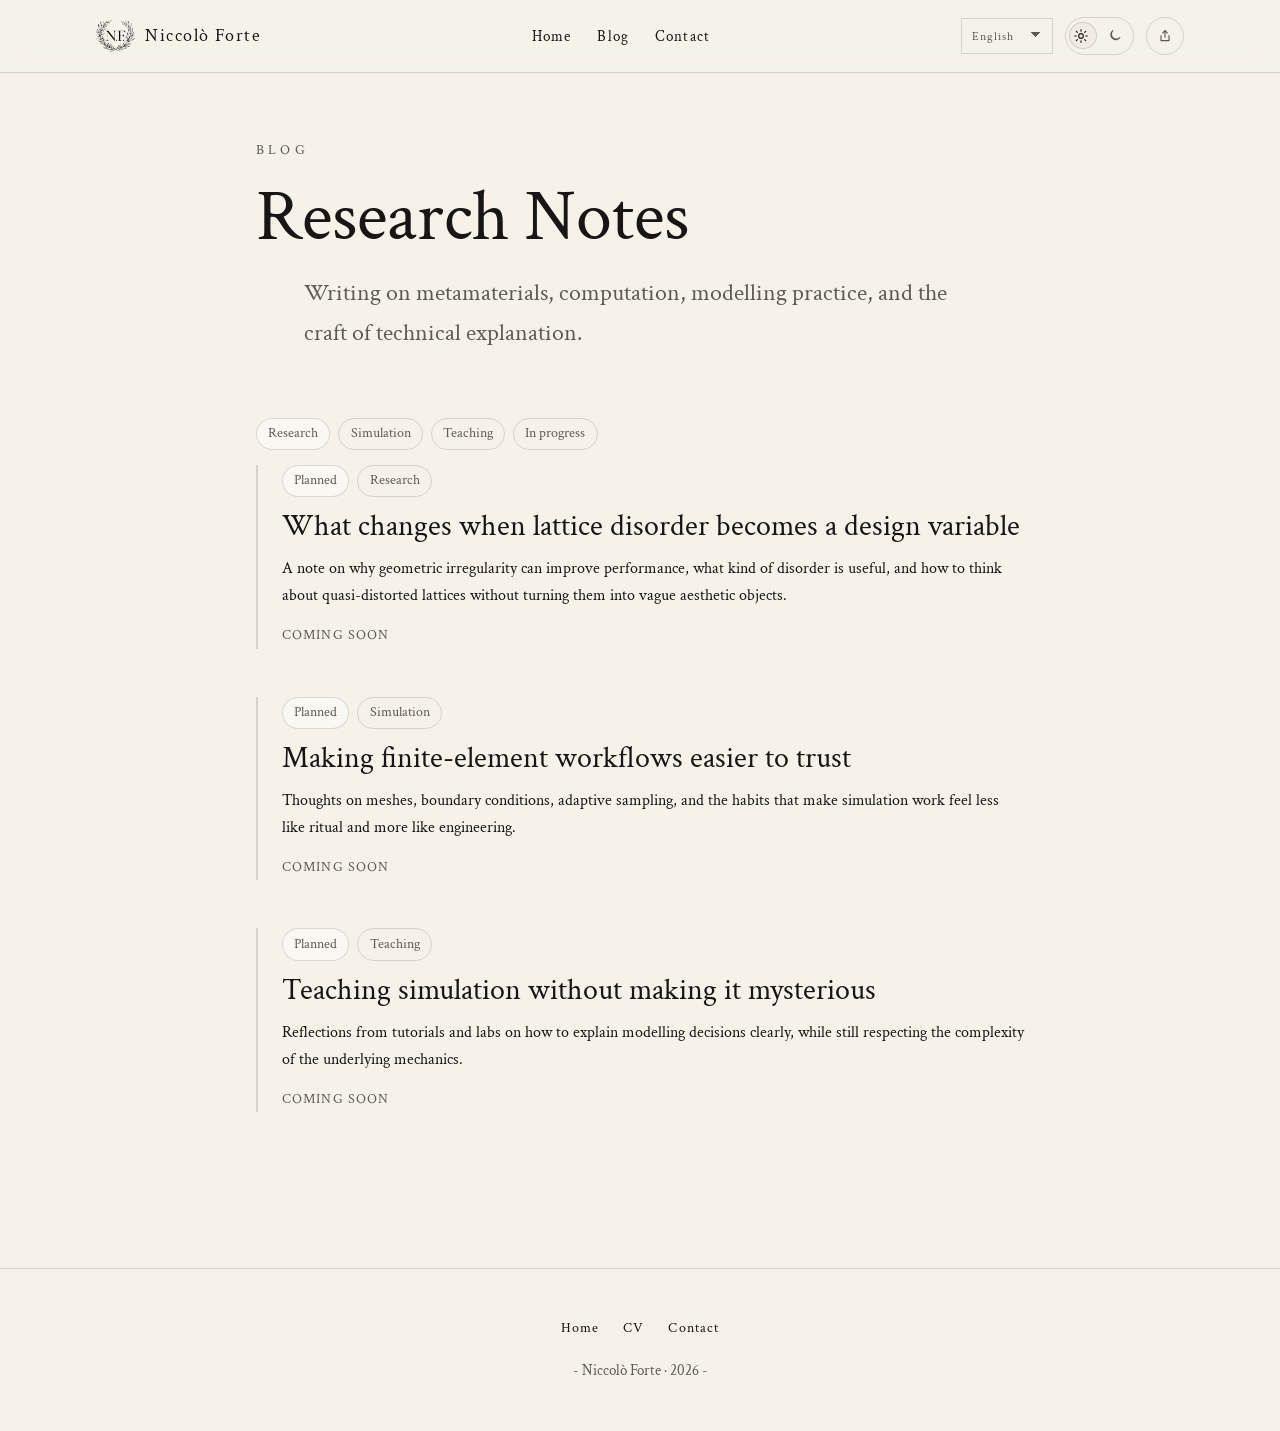
<file: blog.html>
<!DOCTYPE html>
<html lang="en">
  <head>
    <meta charset="UTF-8" />
    <meta name="viewport" content="width=device-width, initial-scale=1.0" />
    <title>Niccolò Forte | Blog</title>
    <meta
      name="description"
      content="Writing by Niccolò Forte on lattice metamaterials, simulation workflows, engineering judgement, and technical teaching."
    />
    <meta name="theme-color" content="#f6f2ea" />
    <link rel="alternate" hreflang="en" href="https://niccoloforte.com/blog.html" />
    <link rel="alternate" hreflang="it" href="https://niccoloforte.com/blog.html?lang=it" />
    <link rel="preconnect" href="https://fonts.googleapis.com" />
    <link rel="preconnect" href="https://fonts.gstatic.com" crossorigin />
    <link
      href="https://fonts.googleapis.com/css2?family=Crimson+Text:wght@400;600;700&display=swap"
      rel="stylesheet"
    />
    <link rel="icon" id="siteFavicon" type="image/png" href="favicon.png" />
    <link rel="stylesheet" href="style.css" />
  </head>
  <body data-page="blog">
    <header class="site-header">
      <div class="frame nav-frame">
        <a class="site-name" href="index.html">
          <img class="site-mark" src="favicon.png" alt="" aria-hidden="true" />
          <span>Niccolò Forte</span>
        </a>

        <button
          class="nav-toggle"
          id="navToggle"
          aria-expanded="false"
          aria-controls="siteNav"
          aria-label="Toggle menu"
          data-i18n-aria-label="navToggleLabel"
        >
          <span></span>
          <span></span>
          <span></span>
        </button>

        <nav class="site-nav" id="siteNav">
          <a href="index.html" data-i18n="navHome">Home</a>
          <a href="blog.html" aria-current="page" data-i18n="navBlog">Blog</a>
          <a href="index.html#contact" data-i18n="navContact">Contact</a>
        </nav>

        <div class="header-tools">
          <div
            class="lang-switcher"
            aria-label="Language selector"
            data-i18n-aria-label="languageSelectorLabel"
          >
            <label class="visually-hidden" for="languageSelect" data-i18n="languageLabel">Language</label>
            <select class="lang-select" id="languageSelect" aria-label="Language selector">
              <option value="en">English</option>
              <option value="it">Italiano</option>
            </select>
          </div>

          <button
            class="theme-toggle"
            id="themeToggle"
            type="button"
            aria-label="Toggle dark mode"
            aria-pressed="false"
            title="Toggle dark mode"
            data-light-label="Light"
            data-dark-label="Dark"
            data-light-title="Switch to light mode"
            data-dark-title="Switch to dark mode"
          >
            <span class="theme-toggle-icon theme-toggle-icon-sun" aria-hidden="true">
              <svg viewBox="0 0 24 24">
                <circle cx="12" cy="12" r="3.5" />
                <path d="M12 2.5v2.25M12 19.25v2.25M4.93 4.93l1.59 1.59M17.48 17.48l1.59 1.59M2.5 12h2.25M19.25 12h2.25M4.93 19.07l1.59-1.59M17.48 6.52l1.59-1.59" />
              </svg>
            </span>
            <span class="theme-toggle-icon theme-toggle-icon-moon" aria-hidden="true">
              <svg viewBox="0 0 24 24">
                <path d="M20 14.5A7.5 7.5 0 1 1 9.5 4 6.4 6.4 0 0 0 20 14.5Z" />
              </svg>
            </span>
            <span class="theme-toggle-thumb" aria-hidden="true"></span>
          </button>

          <button
            class="header-icon-button"
            type="button"
            data-share-trigger
            aria-label="Share this page"
            data-i18n-aria-label="shareTriggerLabel"
            title="Share this page"
          >
            <svg viewBox="0 0 24 24" aria-hidden="true">
              <path d="M12 4v10" />
              <path d="m8.5 7.5 3.5-3.5 3.5 3.5" />
              <path d="M6 11.5v7.5h12v-7.5" />
            </svg>
          </button>
        </div>
      </div>
    </header>

    <main>
      <section class="blog-hero">
        <div class="section-inner narrow reveal">
          <p class="hero-role" data-i18n="heroRole">Blog</p>
          <h1 class="blog-title" data-i18n="blogTitle">Research Notes</h1>
          <p class="blog-subtitle" data-i18n="blogSubtitle">
            Writing on metamaterials, computation, modelling practice, and the craft of technical
            explanation.
          </p>
        </div>
      </section>

      <section class="section blog-section">
        <div class="section-inner narrow">
          <div class="tag-row reveal">
            <span class="tag" data-i18n="tagResearch">Research</span>
            <span class="tag tag-muted" data-i18n="tagSimulation">Simulation</span>
            <span class="tag tag-muted" data-i18n="tagTeaching">Teaching</span>
            <span class="tag tag-muted" data-i18n="tagInProgress">In progress</span>
          </div>

          <div class="timeline-list blog-list">
            <article class="timeline-item reveal" data-i18n-html="blogPost1">
              <div class="tag-row">
                <span class="tag">Planned</span>
                <span class="tag tag-muted">Research</span>
              </div>
              <h2 class="blog-entry-title">What changes when lattice disorder becomes a design variable</h2>
              <p>
                A note on why geometric irregularity can improve performance, what kind of disorder
                is useful, and how to think about quasi-distorted lattices without turning them into
                vague aesthetic objects.
              </p>
              <span class="blog-more">Coming soon</span>
            </article>

            <article class="timeline-item reveal" style="--delay: 80ms" data-i18n-html="blogPost2">
              <div class="tag-row">
                <span class="tag">Planned</span>
                <span class="tag tag-muted">Simulation</span>
              </div>
              <h2 class="blog-entry-title">Making finite-element workflows easier to trust</h2>
              <p>
                Thoughts on meshes, boundary conditions, adaptive sampling, and the habits that make
                simulation work feel less like ritual and more like engineering.
              </p>
              <span class="blog-more">Coming soon</span>
            </article>

            <article class="timeline-item reveal" style="--delay: 160ms" data-i18n-html="blogPost3">
              <div class="tag-row">
                <span class="tag">Planned</span>
                <span class="tag tag-muted">Teaching</span>
              </div>
              <h2 class="blog-entry-title">Teaching simulation without making it mysterious</h2>
              <p>
                Reflections from tutorials and labs on how to explain modelling decisions clearly,
                while still respecting the complexity of the underlying mechanics.
              </p>
              <span class="blog-more">Coming soon</span>
            </article>
          </div>
        </div>
      </section>
    </main>

    <div class="share-modal" id="shareModal" hidden>
      <button
        class="share-modal-backdrop"
        type="button"
        data-share-close
        tabindex="-1"
        aria-hidden="true"
      ></button>
      <div
        class="share-modal-dialog"
        role="dialog"
        aria-modal="true"
        aria-labelledby="shareModalTitle"
      >
        <button
          class="share-modal-close"
          type="button"
          data-share-close
          aria-label="Close share options"
          data-i18n-aria-label="shareModalCloseLabel"
        >
          <svg viewBox="0 0 24 24" aria-hidden="true">
            <path d="M6 6 18 18" />
            <path d="m18 6-12 12" />
          </svg>
        </button>

        <div class="share-modal-shell">
          <div class="share-modal-header">
            <p class="contact-card-eyebrow" data-i18n="shareEyebrow">Share</p>
            <h3 class="share-modal-title" id="shareModalTitle" data-i18n="shareTitle">Share This Page</h3>
            <p class="share-modal-intro" data-i18n="shareIntro">
              Copy the link or send this page through the platform you prefer.
            </p>
          </div>

          <div class="share-grid">
            <button class="outline-button share-option" type="button" id="shareCopyButton" data-i18n="shareCopyLabel">
              Copy Link
            </button>
            <a class="outline-button share-option" id="shareEmailLink" href="#" data-i18n="shareEmailLabel">
              Email
            </a>
            <a
              class="outline-button share-option"
              id="shareLinkedInLink"
              href="#"
              target="_blank"
              rel="noreferrer"
              data-i18n="shareLinkedinLabel"
            >
              LinkedIn
            </a>
            <a
              class="outline-button share-option"
              id="shareFacebookLink"
              href="#"
              target="_blank"
              rel="noreferrer"
              data-i18n="shareFacebookLabel"
            >
              Facebook
            </a>
            <a
              class="outline-button share-option"
              id="shareXLink"
              href="#"
              target="_blank"
              rel="noreferrer"
              data-i18n="shareXLabel"
            >
              X
            </a>
            <a
              class="outline-button share-option"
              id="shareWhatsAppLink"
              href="#"
              target="_blank"
              rel="noreferrer"
              data-i18n="shareWhatsAppLabel"
            >
              WhatsApp
            </a>
          </div>

          <p class="share-status" id="shareStatus" role="status" aria-live="polite"></p>
        </div>
      </div>
    </div>

    <div class="contact-card-modal" id="contactCardModal" hidden>
      <button
        class="contact-card-modal-backdrop"
        type="button"
        data-contact-card-close
        tabindex="-1"
        aria-hidden="true"
      ></button>
      <div
        class="contact-card-dialog"
        role="dialog"
        aria-modal="true"
        aria-labelledby="contactCardTitle"
      >
        <button
          class="contact-card-close"
          type="button"
          data-contact-card-close
          aria-label="Close contact card"
          data-i18n-aria-label="contactCardCloseLabel"
        >
          <svg viewBox="0 0 24 24" aria-hidden="true">
            <path d="M6 6 18 18" />
            <path d="m18 6-12 12" />
          </svg>
        </button>

        <div class="contact-card-sheet">
          <div class="contact-card-header">
            <img class="contact-card-mark" src="favicon.png" alt="" aria-hidden="true" />
            <div>
              <p class="contact-card-eyebrow" data-i18n="contactCardEyebrow">Personal Contact Card</p>
              <h3 class="contact-card-title" id="contactCardTitle">NiccolÃ² Forte</h3>
              <p class="contact-card-role" data-i18n="contactCardRole">PhD Candidate in Aerospace Engineering</p>
            </div>
          </div>

          <div class="contact-card-list">
            <div class="contact-card-row">
              <span class="contact-card-label">
                <span class="contact-card-label-icon" aria-hidden="true">
                  <svg viewBox="0 0 24 24">
                    <path d="M4 6h16v12H4z" />
                    <path d="m4 7 8 6 8-6" />
                  </svg>
                </span>
                <span data-i18n="contactCardWorkEmailLabel">Work email</span>
              </span>
              <a class="contact-card-value" href="mailto:work@niccoloforte.com">work@niccoloforte.com</a>
            </div>
            <div class="contact-card-row">
              <span class="contact-card-label">
                <span class="contact-card-label-icon" aria-hidden="true">
                  <svg viewBox="0 0 24 24">
                    <path d="M4 6h16v12H4z" />
                    <path d="m4 7 8 6 8-6" />
                  </svg>
                </span>
                <span data-i18n="contactCardPersonalEmailLabel">Personal email</span>
              </span>
              <a class="contact-card-value" href="mailto:me@niccoloforte.com">me@niccoloforte.com</a>
            </div>
            <div class="contact-card-row">
              <span class="contact-card-label">
                <span class="contact-card-label-icon" aria-hidden="true">
                  <svg viewBox="0 0 24 24">
                    <path d="M6.62 10.79a15.46 15.46 0 0 0 6.59 6.59l2.2-2.2c.27-.27.67-.36 1.02-.24 1.11.37 2.31.57 3.57.57.56 0 1 .45 1 1V20a1 1 0 0 1-1 1A17 17 0 0 1 3 4a1 1 0 0 1 1-1h3.49c.55 0 1 .44 1 1 0 1.25.2 2.45.57 3.57.11.35.03.74-.25 1.02l-2.19 2.2Z" />
                  </svg>
                </span>
                <span data-i18n="contactCardUkPhoneLabel">UK phone</span>
              </span>
              <a class="contact-card-value" href="tel:+447375136980">+44 7375 136980</a>
            </div>
            <div class="contact-card-row">
              <span class="contact-card-label">
                <span class="contact-card-label-icon" aria-hidden="true">
                  <svg viewBox="0 0 24 24">
                    <path d="M6.62 10.79a15.46 15.46 0 0 0 6.59 6.59l2.2-2.2c.27-.27.67-.36 1.02-.24 1.11.37 2.31.57 3.57.57.56 0 1 .45 1 1V20a1 1 0 0 1-1 1A17 17 0 0 1 3 4a1 1 0 0 1 1-1h3.49c.55 0 1 .44 1 1 0 1.25.2 2.45.57 3.57.11.35.03.74-.25 1.02l-2.19 2.2Z" />
                  </svg>
                </span>
                <span data-i18n="contactCardItPhoneLabel">IT phone</span>
              </span>
              <a class="contact-card-value" href="tel:+393273321244">+39 327 3321244</a>
            </div>
            <div class="contact-card-row">
              <span class="contact-card-label">
                <span class="contact-card-label-icon" aria-hidden="true">
                  <svg viewBox="0 0 24 24">
                    <path d="M12 21c4.97 0 9-4.03 9-9S16.97 3 12 3 3 7.03 3 12s4.03 9 9 9Z" />
                    <path d="M3.6 9h16.8" />
                    <path d="M3.6 15h16.8" />
                    <path d="M12 3c2.2 2.2 3.5 5.4 3.5 9S14.2 18.8 12 21c-2.2-2.2-3.5-5.4-3.5-9S9.8 5.2 12 3Z" />
                  </svg>
                </span>
                <span data-i18n="contactCardWebsiteLabel">Website</span>
              </span>
              <a class="contact-card-value" href="https://niccoloforte.com" target="_blank" rel="noreferrer">
                niccoloforte.com
              </a>
            </div>
            <div class="contact-card-row">
              <span class="contact-card-label">
                <span class="contact-card-label-icon" aria-hidden="true">
                  <svg viewBox="0 0 24 24">
                    <path d="M6.94 8.72H3.56V20h3.38zM5.25 3.86A1.97 1.97 0 1 0 5.3 7.8a1.97 1.97 0 0 0-.05-3.94ZM20 13.24c0-3.02-1.61-4.43-3.76-4.43-1.73 0-2.51.95-2.94 1.62v-1.7H9.92c.04 1.12 0 11.27 0 11.27h3.38v-6.3c0-.34.02-.67.12-.91.27-.67.88-1.36 1.9-1.36 1.34 0 1.87 1.02 1.87 2.52V20H20Z" />
                  </svg>
                </span>
                <span data-i18n="contactCardLinkedInLabel">LinkedIn</span>
              </span>
              <a class="contact-card-value" href="https://www.linkedin.com/in/niccoloforte/" target="_blank" rel="noreferrer">
                linkedin.com/in/niccoloforte
              </a>
            </div>
            <div class="contact-card-row">
              <span class="contact-card-label">
                <span class="contact-card-label-icon" aria-hidden="true">
                  <svg viewBox="0 0 24 24">
                    <path d="M12 3.2a9 9 0 0 0-2.85 17.54c.45.08.62-.19.62-.43v-1.55c-2.53.55-3.07-1.07-3.07-1.07-.41-1.05-1-1.32-1-1.32-.82-.56.06-.55.06-.55.91.06 1.39.94 1.39.94.8 1.38 2.1.98 2.61.75.08-.59.31-.98.56-1.21-2.02-.23-4.14-1.01-4.14-4.51 0-1 .36-1.82.94-2.46-.09-.23-.41-1.16.09-2.42 0 0 .77-.25 2.52.94a8.74 8.74 0 0 1 4.58 0c1.75-1.19 2.52-.94 2.52-.94.5 1.26.18 2.19.09 2.42.58.64.94 1.46.94 2.46 0 3.51-2.13 4.28-4.16 4.5.32.28.61.84.61 1.69v2.5c0 .24.16.51.63.43A9 9 0 0 0 12 3.2Z" />
                  </svg>
                </span>
                <span data-i18n="contactCardGitHubLabel">GitHub</span>
              </span>
              <a class="contact-card-value" href="https://github.com/niccoforte" target="_blank" rel="noreferrer">
                github.com/niccoforte
              </a>
            </div>
          </div>

          <div class="contact-card-actions">
            <button class="outline-button outline-button-muted" type="button" data-socials-trigger data-i18n="socialsLabel">
              Socials
            </button>
            <a class="outline-button" href="assets/Niccolo-Forte-Contact.vcf" download data-i18n="saveContactLabel">
              <svg viewBox="0 0 24 24" aria-hidden="true">
                <path d="M12 4v10" />
                <path d="m8 10 4 4 4-4" />
                <path d="M5 19h14" />
              </svg>
              Save Contact
            </a>
          </div>
        </div>
      </div>
    </div>

    <div class="contact-card-modal socials-modal" id="socialsModal" hidden>
      <button
        class="contact-card-modal-backdrop"
        type="button"
        data-socials-close
        tabindex="-1"
        aria-hidden="true"
      ></button>
      <div
        class="contact-card-dialog"
        role="dialog"
        aria-modal="true"
        aria-labelledby="socialsModalTitle"
      >
        <button
          class="contact-card-close"
          type="button"
          data-socials-close
          aria-label="Close socials"
          data-i18n-aria-label="socialsCloseLabel"
        >
          <svg viewBox="0 0 24 24" aria-hidden="true">
            <path d="M6 6 18 18" />
            <path d="m18 6-12 12" />
          </svg>
        </button>

        <div class="contact-card-sheet socials-sheet">
          <div class="contact-card-header">
            <img class="contact-card-mark" src="favicon.png" alt="" aria-hidden="true" />
            <div>
              <p class="contact-card-eyebrow" data-i18n="socialsEyebrow">Other</p>
              <h3 class="contact-card-title" id="socialsModalTitle" data-i18n="socialsTitle">Socials</h3>
            </div>
          </div>

          <div class="contact-card-list socials-list">
            <a class="contact-card-row socials-row" href="https://www.linkedin.com/in/niccoloforte/" target="_blank" rel="noreferrer" aria-label="LinkedIn" title="LinkedIn">
              <span class="socials-icon" aria-hidden="true">
                <svg viewBox="0 0 24 24">
                  <circle cx="5.2" cy="5.2" r="1.85" />
                  <path d="M3.8 9.1h2.8V20H3.8z" />
                  <path d="M10 9.1h2.7v1.55c.52-.98 1.5-1.79 3.16-1.79 2.61 0 4.17 1.67 4.17 4.88V20h-2.9v-5.9c0-1.72-.62-2.69-2.06-2.69-1.59 0-2.34 1.06-2.34 2.69V20H10z" />
                </svg>
              </span>
              <span>
                <span class="contact-card-label" data-i18n="socialLinkedinLabel">LinkedIn</span>
                <span class="contact-card-value">linkedin.com/in/niccoloforte</span>
              </span>
            </a>

            <a class="contact-card-row socials-row" href="https://github.com/niccoforte" target="_blank" rel="noreferrer" aria-label="GitHub" title="GitHub">
              <span class="socials-icon" aria-hidden="true">
                <svg viewBox="0 0 24 24">
                  <path d="M12 3.4a8.8 8.8 0 0 0-2.78 17.15c.44.08.6-.18.6-.41v-1.47c-2.46.53-2.99-1.04-2.99-1.04-.4-1.02-.97-1.28-.97-1.28-.8-.55.06-.54.06-.54.88.06 1.35.91 1.35.91.78 1.34 2.05.95 2.54.73.08-.57.3-.95.54-1.18-1.97-.22-4.03-.98-4.03-4.39 0-.98.35-1.77.91-2.39-.09-.23-.39-1.13.09-2.36 0 0 .75-.24 2.45.91a8.48 8.48 0 0 1 4.45 0c1.7-1.15 2.45-.91 2.45-.91.49 1.23.18 2.13.09 2.36.57.62.91 1.41.91 2.39 0 3.42-2.07 4.16-4.05 4.38.31.27.59.82.59 1.64v2.43c0 .23.16.5.61.41A8.8 8.8 0 0 0 12 3.4Z" />
                  <path d="M8.9 20.15c-.6-.16-1.16-.42-1.67-.77-.3-.2-.58-.43-.84-.68" />
                </svg>
              </span>
              <span>
                <span class="contact-card-label" data-i18n="socialGithubLabel">GitHub</span>
                <span class="contact-card-value">github.com/niccoforte</span>
              </span>
            </a>

            <a class="contact-card-row socials-row" href="https://www.instagram.com/niccoforte/" target="_blank" rel="noreferrer" aria-label="Instagram" title="Instagram">
              <span class="socials-icon" aria-hidden="true">
                <svg viewBox="0 0 24 24">
                  <rect x="4" y="4" width="16" height="16" rx="4" />
                  <circle cx="12" cy="12" r="3.5" />
                  <circle cx="17.2" cy="6.8" r="0.9" fill="currentColor" stroke="none" />
                </svg>
              </span>
              <span>
                <span class="contact-card-label" data-i18n="socialInstagramLabel">Instagram</span>
                <span class="contact-card-value">@niccoforte</span>
              </span>
            </a>

            <a class="contact-card-row socials-row" href="https://www.facebook.com/niccoloforte/" target="_blank" rel="noreferrer" aria-label="Facebook" title="Facebook">
              <span class="socials-icon" aria-hidden="true">
                <svg viewBox="0 0 24 24">
                  <path d="M13.5 20v-6.2h2.2l.33-2.56H13.5V9.6c0-.74.21-1.24 1.27-1.24h1.35V6.08c-.23-.03-1.02-.08-1.95-.08-1.93 0-3.24 1.18-3.24 3.34v1.88H8.8v2.56h2.18V20h2.52Z" />
                </svg>
              </span>
              <span>
                <span class="contact-card-label">Facebook</span>
                <span class="contact-card-value">Niccolo Forte</span>
              </span>
            </a>

            <a class="contact-card-row socials-row" href="https://www.snapchat.com/add/niccoforte" target="_blank" rel="noreferrer" aria-label="Snapchat" title="Snapchat">
              <span class="socials-icon" aria-hidden="true">
                <svg viewBox="0 0 24 24">
                  <path d="M12 4.3c2.7 0 4.32 1.9 4.32 4.55v1.65c0 .42.18.69.55.82l1 .36c.22.08.25.38.04.5-.3.18-.7.34-1.12.46-.3.09-.49.35-.52.66-.1 1.18-.74 1.94-1.86 2.21-.22.06-.4.22-.49.43-.33.82-.95 1.25-1.92 1.25-.68 0-1.25-.21-1.7-.63-.45.42-1.02.63-1.7.63-.97 0-1.59-.43-1.92-1.25-.09-.21-.27-.37-.49-.43-1.12-.27-1.76-1.03-1.86-2.21-.03-.31-.22-.57-.52-.66-.42-.12-.82-.28-1.12-.46-.21-.12-.18-.42.04-.5l1-.36c.37-.13.55-.4.55-.82V8.85c0-2.65 1.62-4.55 4.32-4.55.99 0 1.8.31 2.42.93.62-.62 1.43-.93 2.42-.93Z" />
                </svg>
              </span>
              <span>
                <span class="contact-card-label" data-i18n="socialSnapchatLabel">Snapchat</span>
                <span class="contact-card-value">@niccoforte</span>
              </span>
            </a>

            <a class="contact-card-row socials-row" href="https://wa.me/393273321244" target="_blank" rel="noreferrer" aria-label="WhatsApp" title="WhatsApp">
              <span class="socials-icon" aria-hidden="true">
                <svg viewBox="0 0 24 24">
                  <path d="M19.8 11.65c0 4.3-3.43 7.79-7.66 7.79-1.35 0-2.62-.35-3.72-.97L4.3 19.75l1.34-4c-.64-1.21-.99-2.59-.99-4.1 0-4.3 3.43-7.79 7.66-7.79s7.49 3.49 7.49 7.79Z" />
                  <path d="M9.55 8.55c.13-.27.28-.28.46-.29h.39c.12 0 .28 0 .43.31.15.3.5 1.18.54 1.27.04.1.07.21.01.31-.05.1-.09.16-.17.25l-.25.28c-.08.09-.17.18-.07.34.09.16.43.72.93 1.16.64.57 1.17.75 1.34.83.17.08.27.07.36-.05.11-.11.43-.5.54-.67.11-.16.24-.13.4-.07.17.05 1.04.5 1.22.59.18.08.3.14.34.22.03.07.03.41-.1.79-.12.37-.8.73-1.1.77-.29.04-.64.13-1.95-.39-1.63-.65-2.68-2.24-2.76-2.35-.08-.11-.67-.92-.67-1.76s.45-1.25.61-1.44Z" />
                </svg>
              </span>
              <span>
                <span class="contact-card-label" data-i18n="socialWhatsappLabel">WhatsApp</span>
                <span class="contact-card-value">+39 327 3321244</span>
              </span>
            </a>

            <a class="contact-card-row socials-row" href="tel:+447375136980" aria-label="Phone" title="Phone">
              <span class="socials-icon" aria-hidden="true">
                <svg viewBox="0 0 24 24">
                  <path d="M6.62 10.79a15.46 15.46 0 0 0 6.59 6.59l2.2-2.2c.27-.27.67-.36 1.02-.24 1.11.37 2.31.57 3.57.57.56 0 1 .45 1 1V20a1 1 0 0 1-1 1A17 17 0 0 1 3 4a1 1 0 0 1 1-1h3.49c.55 0 1 .44 1 1 0 1.25.2 2.45.57 3.57.11.35.03.74-.25 1.02l-2.19 2.2Z" />
                </svg>
              </span>
              <span>
                <span class="contact-card-label" data-i18n="socialPhoneLabel">Phone</span>
                <span class="contact-card-value">+44 7375 136980</span>
              </span>
            </a>
          </div>
        </div>
      </div>
    </div>

    <footer class="site-footer">
      <div class="section-inner footer-inner">
        <div class="footer-links">
          <a href="index.html" data-i18n="navHome">Home</a>
          <a href="assets/Niccolo-Forte-CV.pdf" target="_blank" rel="noreferrer">CV</a>
          <button class="footer-link-button" type="button" data-contact-trigger data-i18n="contactCardLabel">
            Contact
          </button>
        </div>
        <p>- Niccolò Forte &middot; <span id="year"></span> -</p>
      </div>
    </footer>

    <script src="script.js"></script>
  </body>
</html>
</file>
<file: style.css>
:root {
  --bg: #f6f2ea;
  --bg-soft: #f1ece3;
  --card: #efe8de;
  --text: #171614;
  --muted: #5f5a52;
  --border: rgba(23, 22, 20, 0.14);
  --border-strong: rgba(23, 22, 20, 0.24);
  --accent: #22201d;
  --accent-soft: rgba(23, 22, 20, 0.04);
  --frame: 68rem;
  --narrow: 48rem;
  --transition: 220ms ease;
}

body.dark-mode {
  --bg: #090909;
  --bg-soft: #141414;
  --card: #111111;
  --text: #f3efe7;
  --muted: #b8b0a4;
  --border: rgba(243, 239, 231, 0.16);
  --border-strong: rgba(243, 239, 231, 0.28);
  --accent: #f3efe7;
  --accent-soft: rgba(243, 239, 231, 0.05);
}

* {
  box-sizing: border-box;
}

html {
  scroll-behavior: smooth;
}

body {
  margin: 0;
  background: var(--bg);
  color: var(--text);
  font-family: "CMU Serif", "Crimson Text", "Times New Roman", Times, serif;
  line-height: 1.7;
}

img,
svg {
  display: block;
  max-width: 100%;
}

a {
  color: inherit;
  text-decoration: none;
}

p {
  margin: 0;
}

h1,
h2,
h3 {
  margin: 0;
  font-weight: 400;
  letter-spacing: 0;
  line-height: 1.08;
}

.frame,
.section-inner {
  width: min(calc(100% - 3rem), var(--frame));
  margin: 0 auto;
}

.narrow {
  width: min(calc(100% - 3rem), var(--narrow));
}

.center-text {
  text-align: center;
}

.site-header {
  position: fixed;
  inset: 0 0 auto;
  z-index: 20;
  background: rgba(246, 242, 234, 0.9);
  backdrop-filter: blur(10px);
  border-bottom: 1px solid var(--border);
}

body.dark-mode .site-header {
  background: rgba(9, 9, 9, 0.9);
}

.nav-frame {
  min-height: 4.5rem;
  display: flex;
  align-items: center;
  justify-content: space-between;
  gap: 1rem;
}

.site-name {
  display: inline-flex;
  align-items: center;
  gap: 0.65rem;
  font-size: 1.125rem;
  letter-spacing: 0.08em;
  text-transform: none;
  white-space: nowrap;
  flex-shrink: 0;
}

.site-mark {
  width: 2.44rem;
  height: 1.95rem;
  flex: 0 0 auto;
  border-radius: 0.2rem;
  transition: filter var(--transition);
  filter: invert(1) brightness(1.05);
}

body.dark-mode .site-mark {
  filter: none;
}

.site-nav {
  display: flex;
  align-items: center;
  gap: 1.6rem;
  font-size: 0.958rem;
  letter-spacing: 0.08em;
  text-transform: none;
  margin-left: 2.25rem;
}

.header-tools {
  display: inline-flex;
  align-items: center;
  gap: 0.75rem;
  margin-left: 1rem;
}

.site-nav a,
.footer-links a,
.footer-link-button,
.hero-links a,
.inline-link,
.outline-button {
  transition:
    color var(--transition),
    border-color var(--transition),
    background-color var(--transition),
    transform var(--transition);
}

.site-nav a:hover,
.site-nav a:focus-visible,
.footer-links a:hover,
.footer-link-button:hover,
.footer-link-button:focus-visible,
.hero-links a:hover,
.inline-link:hover {
  color: var(--muted);
}

.site-nav a {
  font-family: inherit;
  font-size: inherit;
  letter-spacing: inherit;
}

.site-nav a[aria-current="page"] {
  color: var(--muted);
}

.lang-switcher {
  display: inline-flex;
  align-items: center;
  gap: 0.35rem;
  padding: 0.18rem;
  border: 1px solid var(--border);
  background: transparent;
}

.lang-select {
  min-width: 5.25rem;
  min-height: 1.8rem;
  padding: 0 1.6rem 0 0.45rem;
  border: 0;
  background: transparent;
  color: var(--muted);
  font-size: 0.78rem;
  letter-spacing: 0.08em;
  font-family: inherit;
  cursor: pointer;
  appearance: none;
  -webkit-appearance: none;
  -moz-appearance: none;
  background-image:
    linear-gradient(45deg, transparent 50%, currentColor 50%),
    linear-gradient(135deg, currentColor 50%, transparent 50%);
  background-position:
    calc(100% - 0.8rem) calc(50% - 0.12rem),
    calc(100% - 0.55rem) calc(50% - 0.12rem);
  background-size: 0.32rem 0.32rem, 0.32rem 0.32rem;
  background-repeat: no-repeat;
  transition: color var(--transition);
}

.header-icon-button {
  display: inline-flex;
  align-items: center;
  justify-content: center;
  width: 2.35rem;
  min-width: 2.35rem;
  height: 2.35rem;
  padding: 0;
  border: 1px solid var(--border);
  border-radius: 999px;
  background: transparent;
  color: var(--muted);
  cursor: pointer;
  transition:
    color var(--transition),
    border-color var(--transition),
    background-color var(--transition);
}

.header-icon-button:hover,
.header-icon-button:focus-visible {
  color: var(--text);
  border-color: var(--border-strong);
  background: var(--accent-soft);
  outline: none;
}

.header-icon-button svg {
  width: 1rem;
  height: 1rem;
  stroke: currentColor;
  fill: none;
  stroke-linecap: round;
  stroke-linejoin: round;
  stroke-width: 1.7;
}

.lang-select:hover,
.lang-select:focus-visible {
  color: var(--text);
  outline: none;
}

.lang-select option {
  color: #171614;
}

.visually-hidden {
  position: absolute;
  width: 1px;
  height: 1px;
  padding: 0;
  margin: -1px;
  overflow: hidden;
  clip: rect(0, 0, 0, 0);
  white-space: nowrap;
  border: 0;
}

.theme-toggle {
  display: inline-flex;
  align-items: center;
  justify-content: space-between;
  position: relative;
  width: 4.35rem;
  min-width: 4.35rem;
  height: 2.35rem;
  padding: 0 0.45rem;
  border: 1px solid var(--border);
  border-radius: 999px;
  background: transparent;
  color: var(--muted);
  cursor: pointer;
  overflow: hidden;
  transition:
    color var(--transition),
    border-color var(--transition),
    background-color var(--transition);
}

.theme-toggle:hover,
.theme-toggle:focus-visible {
  color: var(--text);
  border-color: var(--border-strong);
  background: var(--accent-soft);
}

.theme-toggle-icon {
  position: relative;
  z-index: 1;
  display: inline-flex;
  align-items: center;
  justify-content: center;
  width: 1rem;
  height: 1rem;
}

.theme-toggle svg {
  width: 1rem;
  height: 1rem;
  stroke: currentColor;
  fill: none;
  stroke-linecap: round;
  stroke-linejoin: round;
  stroke-width: 1.7;
}

.theme-toggle-icon-moon svg {
  transform: translateX(-0.22rem);
}
.theme-toggle-thumb {
  position: absolute;
  top: 0.22rem;
  left: 0.22rem;
  width: 1.72rem;
  height: 1.72rem;
  border-radius: 999px;
  border: 1px solid var(--border);
  background: var(--bg-soft);
  transition:
    transform var(--transition),
    background-color var(--transition),
    border-color var(--transition);
}

body:not(.dark-mode) .theme-toggle-icon-sun,
body.dark-mode .theme-toggle-icon-moon {
  color: var(--text);
}

body.dark-mode .theme-toggle-thumb {
  transform: translateX(2rem);
}

.nav-toggle {
  display: none;
  width: 1.5rem;
  height: 1.1rem;
  padding: 0;
  border: 0;
  background: transparent;
  cursor: pointer;
  position: relative;
}

.nav-toggle span {
  position: absolute;
  left: 0;
  width: 100%;
  height: 1px;
  background: var(--text);
  transition: transform var(--transition), opacity var(--transition), top var(--transition), bottom var(--transition);
}

.nav-toggle span:nth-child(1) {
  top: 0;
}

.nav-toggle span:nth-child(2) {
  top: 50%;
  transform: translateY(-50%);
}

.nav-toggle span:nth-child(3) {
  bottom: 0;
}

.nav-toggle[aria-expanded="true"] span:nth-child(1) {
  top: 50%;
  transform: translateY(-50%) rotate(45deg);
}

.nav-toggle[aria-expanded="true"] span:nth-child(2) {
  opacity: 0;
}

.nav-toggle[aria-expanded="true"] span:nth-child(3) {
  bottom: 50%;
  transform: translateY(50%) rotate(-45deg);
}

.hero,
.blog-hero {
  position: relative;
  padding: 6rem 1.5rem 3rem;
}

.hero {
  min-height: 100vh;
  display: flex;
  align-items: center;
  justify-content: center;
  overflow: hidden;
}

.hero-inner {
  position: relative;
  z-index: 1;
  max-width: 46rem;
  text-align: center;
}

.hero-background {
  position: absolute;
  inset: 6rem 0 auto;
  width: 100%;
  opacity: 0.18;
  pointer-events: none;
  mask-image: linear-gradient(to bottom, black 22%, transparent 78%);
  -webkit-mask-image: linear-gradient(to bottom, black 22%, transparent 78%);
}

.hero-role,
.section-index {
  display: inline-block;
  color: var(--muted);
  font-size: 0.875rem;
  letter-spacing: 0.3em;
  text-transform: uppercase;
}

.hero-role {
  margin-bottom: 1rem;
}

.hero h1,
.blog-title {
  font-size: 3rem;
  margin-bottom: 1rem;
}

.hero-subtitle,
.blog-subtitle {
  font-size: 1.25rem;
  color: var(--muted);
  max-width: 42rem;
  margin: 0 auto;
  font-weight: 400;
}

.hero-subtitle span {
  display: block;
}

.hero-detail {
  margin-top: 0.5rem;
  font-size: 1.125rem;
  color: var(--muted);
  font-style: italic;
}

.hero-links {
  display: flex;
  justify-content: center;
  gap: 1.5rem;
  margin-top: 2.75rem;
}

.hero-links a {
  color: var(--muted);
}

.hero-links svg,
.outline-button svg {
  width: 1.25rem;
  height: 1.25rem;
  stroke: currentColor;
  fill: none;
  stroke-linecap: round;
  stroke-linejoin: round;
  stroke-width: 1.7;
}

.scroll-cue {
  position: absolute;
  bottom: 2.5rem;
  left: 50%;
  transform: translateX(-50%);
  color: var(--muted);
  animation: float 2s ease-in-out infinite;
}

.scroll-cue svg {
  width: 1.3rem;
  height: 1.3rem;
  stroke: currentColor;
  fill: none;
  stroke-linecap: round;
  stroke-linejoin: round;
  stroke-width: 1.7;
}

.section {
  padding: 8rem 0;
}

.section-alt {
  background: var(--card);
  border-top: 1px solid var(--border);
  border-bottom: 1px solid var(--border);
}

.section-title {
  font-size: 1.875rem;
  margin-bottom: 3rem;
}

.section-title-centered {
  text-align: center;
  font-size: 1.125rem;
  letter-spacing: 0.2em;
  text-transform: uppercase;
  margin: 1.25rem 0 2.5rem;
}

.section-intro {
  max-width: 38rem;
  margin-bottom: 3rem;
  color: var(--muted);
  font-size: 1.25rem;
}

.center-text .section-intro {
  margin-left: auto;
  margin-right: auto;
}

.body-copy {
  max-width: 42rem;
  margin: 0 auto;
  color: var(--text);
  font-size: 0.95rem;
}

.profile-actions {
  display: flex;
  justify-content: center;
  margin-top: 2rem;
}

.body-copy p + p {
  margin-top: 1.55rem;
}

.interest-grid {
  display: grid;
  grid-template-columns: repeat(2, minmax(0, 1fr));
  gap: 3rem;
}

.interest-trigger {
  width: 100%;
  padding: 0;
  border: 0;
  background: transparent;
  color: inherit;
  font: inherit;
  text-align: left;
  cursor: pointer;
}

.interest-card h3 {
  font-size: 1.25rem;
  margin-bottom: 0.75rem;
}

.interest-card p {
  color: var(--muted);
  font-size: 1rem;
}

.interest-card,
.interest-trigger,
.figure-shell {
  transition:
    transform var(--transition),
    border-color var(--transition),
    background-color var(--transition);
}

.interest-card:hover .figure-shell,
.interest-trigger:focus-visible .figure-shell {
  border-color: var(--border-strong);
  background: var(--accent-soft);
}

.interest-card:hover,
.interest-trigger:focus-visible {
  transform: translateY(-2px);
}

.interest-trigger:focus-visible {
  outline: none;
}

.interest-figure {
  margin: 0 0 1.25rem;
}

.figure-shell {
  height: 10rem;
  display: flex;
  align-items: center;
  justify-content: center;
  padding: 0.9rem;
  border: 1px solid var(--border);
  border-radius: 0.5rem;
  overflow: hidden;
  background: var(--bg-soft);
}

.interest-figure figcaption {
  margin-top: 0.7rem;
  color: var(--muted);
  font-size: 0.75rem;
  font-style: italic;
  text-align: center;
}

body.modal-open {
  overflow: hidden;
}

.interest-modal[hidden] {
  display: none;
}

.interest-modal {
  position: fixed;
  inset: 0;
  z-index: 40;
  display: grid;
  place-items: center;
  padding: 1.5rem;
}

.interest-modal-backdrop {
  position: absolute;
  inset: 0;
  border: 0;
  background: rgba(9, 9, 9, 0.6);
  cursor: pointer;
}

.interest-modal-dialog {
  position: relative;
  z-index: 1;
  width: min(100%, 44rem);
  max-height: calc(100vh - 3rem);
  overflow-y: auto;
    overscroll-behavior: contain;
  border: 1px solid var(--border-strong);
  border-radius: 0.75rem;
  background: var(--bg);
  box-shadow: 0 1.5rem 4rem rgba(0, 0, 0, 0.18);
}

.interest-modal-close {
  position: absolute;
  top: 0.9rem;
  right: 0.9rem;
  z-index: 2;
  display: inline-flex;
  align-items: center;
  justify-content: center;
  width: 2.25rem;
  height: 2.25rem;
  padding: 0;
  border: 1px solid var(--border);
  border-radius: 999px;
  background: rgba(255, 255, 255, 0.82);
  color: var(--text);
  cursor: pointer;
  transition:
    border-color var(--transition),
    background-color var(--transition),
    color var(--transition);
}

body.dark-mode .interest-modal-close {
  background: rgba(9, 9, 9, 0.82);
}

.interest-modal-close:hover,
.interest-modal-close:focus-visible {
  border-color: var(--border-strong);
  background: var(--bg-soft);
  outline: none;
}

.interest-modal-close svg {
  width: 1rem;
  height: 1rem;
  stroke: currentColor;
  fill: none;
  stroke-linecap: round;
  stroke-linejoin: round;
  stroke-width: 1.8;
}

.interest-modal-figure {
  margin: 0;
  padding: 1.4rem 1.4rem 0;
}

.interest-modal-image-shell {
  min-height: 16rem;
  display: flex;
  align-items: center;
  justify-content: center;
  padding: 1.25rem;
  border: 1px solid var(--border);
  border-radius: 0.6rem;
  background: var(--bg-soft);
}

.interest-modal-caption {
  margin-top: 0.8rem;
  color: var(--muted);
  font-size: 0.8rem;
  font-style: italic;
  text-align: center;
}

.interest-modal-copy {
  padding: 1rem 1.4rem 1.5rem;
}

.interest-modal-title {
  font-size: 1.7rem;
  margin-bottom: 0.9rem;
}

.interest-modal-description {
  color: var(--muted);
}

.interest-modal-description p + p {
  margin-top: 1rem;
}

.timeline-list {
  display: grid;
  gap: 3rem;
}

.timeline-item {
  padding-left: 1.5rem;
  border-left: 2px solid var(--border);
  transition: border-color var(--transition);
}

.timeline-item:hover {
  border-color: var(--border-strong);
}

.timeline-meta,
.timeline-subtle,
.tag,
.blog-more {
  color: var(--muted);
  font-size: 0.875rem;
}

.timeline-meta {
  margin-bottom: 0.45rem;
}

.timeline-item h3,
.blog-entry-title {
  font-size: 1.125rem;
  margin-bottom: 0.45rem;
}

.timeline-subtle {
  margin-bottom: 0.8rem;
}

.timeline-item p:last-child {
  color: var(--muted);
}

.education-block {
  margin-top: 4rem;
  padding-top: 3rem;
  border-top: 1px solid var(--border);
}

.education-heading {
  font-size: 1.25rem;
  margin-bottom: 2rem;
}

.education-row {
  display: flex;
  justify-content: space-between;
  align-items: stretch;
  gap: 1.5rem;
}

.education-row + .education-row {
  margin-top: 1.5rem;
}

.education-degree {
  font-size: 1rem;
  font-weight: 600;
}

.education-school,
.education-note,
.education-years {
  color: var(--muted);
}

.education-school,
.education-years {
  font-size: 0.875rem;
}

.education-note {
  margin-top: 0.3rem;
  font-size: 0.875rem;
  font-style: italic;
}

.education-years {
  white-space: nowrap;
  padding-left: 1rem;
}

.tag-row {
  display: flex;
  flex-wrap: wrap;
  gap: 0.5rem;
  margin-bottom: 0.9rem;
}

.tag {
  display: inline-flex;
  align-items: center;
  min-height: 1.9rem;
  padding: 0.2rem 0.7rem;
  border: 1px solid var(--border);
  border-radius: 999px;
  background: rgba(255, 255, 255, 0.45);
}

.tag-muted {
  background: transparent;
}

.outline-button {
  display: inline-flex;
  align-items: center;
  justify-content: center;
  gap: 0.7rem;
  min-height: 3.25rem;
  padding: 0.95rem 1.6rem;
  border: 1px solid var(--text);
  background: transparent;
  color: var(--text);
  font-family: inherit;
  font-size: 1.042rem;
  letter-spacing: 0.03em;
  text-transform: none;
}

.outline-button:hover,
.outline-button:focus-visible {
  background: var(--text);
  color: var(--bg);
}

.outline-button-muted {
  border-color: var(--border-strong);
}

.contact-actions {
  display: flex;
  flex-direction: column;
  align-items: center;
  gap: 1rem;
}

.contact-action-row {
  display: flex;
  flex-wrap: wrap;
  justify-content: center;
  gap: 1rem;
  width: 100%;
}

.contact-form-intro {
  max-width: 36rem;
  margin: 2rem auto 1.5rem;
  color: var(--muted);
  font-size: 1.05rem;
}

.contact-form {
  width: min(100%, 40rem);
  margin: 0 auto;
  text-align: left;
}

.contact-form-grid {
  display: grid;
  grid-template-columns: repeat(2, minmax(0, 1fr));
  gap: 1rem;
}

.contact-field {
  display: grid;
  gap: 0.45rem;
  margin-bottom: 1rem;
}

.contact-field span {
  color: var(--muted);
  font-size: 0.9rem;
  letter-spacing: 0.04em;
}

.contact-field input,
.contact-field textarea {
  width: 100%;
  border: 1px solid var(--border);
  border-radius: 0.35rem;
  background: var(--bg);
  color: var(--text);
  font: inherit;
  padding: 0.9rem 1rem;
  transition:
    border-color var(--transition),
    background-color var(--transition),
    box-shadow var(--transition);
}

.contact-field textarea {
  resize: vertical;
  min-height: 9rem;
}

.contact-field input:focus,
.contact-field textarea:focus {
  outline: none;
  border-color: var(--border-strong);
  box-shadow: 0 0 0 0.12rem var(--accent-soft);
}

.contact-honeypot {
  position: absolute;
  left: -9999px;
  width: 1px;
  height: 1px;
  opacity: 0;
  pointer-events: none;
}

.contact-form-actions {
  display: flex;
  flex-wrap: wrap;
  justify-content: center;
  gap: 1rem;
  margin-top: 0.5rem;
}

.contact-form-status {
  min-height: 1.6rem;
  margin-top: 1rem;
  text-align: center;
  color: var(--muted);
}

.contact-form-status.is-success {
  color: var(--text);
}

.contact-form-status.is-error {
  color: #9f4c47;
}

.contact-card-modal[hidden] {
  display: none;
}

.contact-card-modal {
  position: fixed;
  inset: 0;
  z-index: 42;
  display: grid;
  place-items: center;
  padding: 1.5rem;
}

.contact-card-modal-backdrop {
  position: absolute;
  inset: 0;
  border: 0;
  background: rgba(9, 9, 9, 0.6);
  cursor: pointer;
}

.contact-card-dialog {
  position: relative;
  z-index: 1;
  width: min(100%, 34rem);
  max-height: calc(100vh - 3rem);
}

.contact-card-close {
  position: absolute;
  top: 0.85rem;
  right: 0.85rem;
  z-index: 2;
  display: inline-flex;
  align-items: center;
  justify-content: center;
  width: 2.2rem;
  height: 2.2rem;
  padding: 0;
  border: 1px solid var(--border);
  border-radius: 999px;
  background: rgba(255, 255, 255, 0.84);
  color: var(--text);
  cursor: pointer;
}

body.dark-mode .contact-card-close {
  background: rgba(9, 9, 9, 0.84);
}

.contact-card-close svg {
  width: 1rem;
  height: 1rem;
  stroke: currentColor;
  fill: none;
  stroke-linecap: round;
  stroke-linejoin: round;
  stroke-width: 1.8;
}

.contact-card-sheet {
  border: 1px solid var(--border-strong);
  border-radius: 0.9rem;
  background: var(--bg);
  padding: 1.6rem;
  box-shadow: 0 1.5rem 4rem rgba(0, 0, 0, 0.18);
  max-height: calc(100vh - 3rem);
  overflow-y: auto;
    overscroll-behavior: contain;
  -webkit-overflow-scrolling: touch;
}

.contact-card-header {
  display: flex;
  align-items: center;
  gap: 1rem;
  padding-bottom: 1.25rem;
  border-bottom: 1px solid var(--border);
}

.contact-card-mark {
  width: 3.25rem;
  height: 2.6rem;
  flex: 0 0 auto;
  border-radius: 0.35rem;
  filter: invert(1) brightness(1.05);
}

body.dark-mode .contact-card-mark {
  filter: none;
}

.contact-card-eyebrow {
  color: var(--muted);
  font-size: 0.82rem;
  letter-spacing: 0.12em;
  text-transform: uppercase;
}

.contact-card-title {
  font-size: 1.65rem;
  margin: 0.25rem 0;
}

.contact-card-role {
  color: var(--muted);
}

.contact-card-list {
  display: grid;
  gap: 0.95rem;
  padding: 1.35rem 0;
}

.contact-card-row {
  display: grid;
  grid-template-columns: 8rem minmax(0, 1fr);
  gap: 1rem;
  align-items: start;
}

.contact-card-label {
  display: inline-flex;
  align-items: center;
  gap: 0.5rem;
  color: var(--muted);
  font-size: 0.88rem;
}

.contact-card-label-icon {
  display: inline-flex;
  align-items: center;
  justify-content: center;
  width: 0.95rem;
  height: 0.95rem;
  flex: 0 0 auto;
}

.contact-card-label-icon svg {
  width: 100%;
  height: 100%;
  stroke: currentColor;
  fill: none;
  stroke-linecap: round;
  stroke-linejoin: round;
  stroke-width: 1.6;
}

.contact-card-value {
  word-break: break-word;
}

.contact-card-actions {
  display: flex;
  flex-wrap: wrap;
  justify-content: center;
  gap: 0.85rem;
  padding-top: 0.25rem;
}

.share-modal[hidden] {
  display: none;
}

.share-modal {
  position: fixed;
  inset: 0;
  z-index: 44;
  display: grid;
  place-items: center;
  padding: 1.5rem;
}

.share-modal-backdrop {
  position: absolute;
  inset: 0;
  border: 0;
  background: rgba(9, 9, 9, 0.6);
  cursor: pointer;
}

.share-modal-dialog {
  position: relative;
  z-index: 1;
  width: min(100%, 34rem);
}

.share-modal-close {
  position: absolute;
  top: 0.85rem;
  right: 0.85rem;
  z-index: 2;
  display: inline-flex;
  align-items: center;
  justify-content: center;
  width: 2.2rem;
  height: 2.2rem;
  padding: 0;
  border: 1px solid var(--border);
  border-radius: 999px;
  background: rgba(255, 255, 255, 0.84);
  color: var(--text);
  cursor: pointer;
}

body.dark-mode .share-modal-close {
  background: rgba(9, 9, 9, 0.84);
}

.share-modal-close svg {
  width: 1rem;
  height: 1rem;
  stroke: currentColor;
  fill: none;
  stroke-linecap: round;
  stroke-linejoin: round;
  stroke-width: 1.8;
}

.share-modal-shell {
  border: 1px solid var(--border-strong);
  border-radius: 0.9rem;
  background: var(--bg);
  padding: 1.45rem;
  box-shadow: 0 1.5rem 4rem rgba(0, 0, 0, 0.18);
}

.share-modal-header {
  padding: 0.2rem 2.4rem 1rem 0;
}

.share-modal-title {
  font-size: 1.65rem;
  margin-top: 0.2rem;
}

.share-modal-intro {
  margin-top: 0.45rem;
  color: var(--muted);
}

.share-grid {
  display: grid;
  grid-template-columns: repeat(2, minmax(0, 1fr));
  gap: 0.8rem;
}

.share-option {
  width: 100%;
  min-height: 2.35rem;
}

.share-status {
  min-height: 1.5rem;
  margin-top: 1rem;
  text-align: center;
  color: var(--muted);
}

.cv-modal[hidden] {
  display: none;
}

.cv-modal {
  position: fixed;
  inset: 0;
  z-index: 43;
  display: grid;
  place-items: center;
  padding: 1.5rem;
}

.cv-modal-backdrop {
  position: absolute;
  inset: 0;
  border: 0;
  background: rgba(9, 9, 9, 0.6);
  cursor: pointer;
}

.cv-modal-dialog {
  position: relative;
  z-index: 1;
  width: min(100%, 58rem);
  max-height: calc(100vh - 3rem);
}

.cv-modal-close {
  position: absolute;
  top: 0.85rem;
  right: 0.85rem;
  z-index: 2;
  display: inline-flex;
  align-items: center;
  justify-content: center;
  width: 2.2rem;
  height: 2.2rem;
  padding: 0;
  border: 1px solid var(--border);
  border-radius: 999px;
  background: rgba(255, 255, 255, 0.84);
  color: var(--text);
  cursor: pointer;
}

body.dark-mode .cv-modal-close {
  background: rgba(9, 9, 9, 0.84);
}

.cv-modal-close svg {
  width: 1rem;
  height: 1rem;
  stroke: currentColor;
  fill: none;
  stroke-linecap: round;
  stroke-linejoin: round;
  stroke-width: 1.8;
}

.cv-modal-shell {
  border: 1px solid var(--border-strong);
  border-radius: 0.9rem;
  background: var(--bg);
  padding: 1.2rem;
  box-shadow: 0 1.5rem 4rem rgba(0, 0, 0, 0.18);
  max-height: calc(100vh - 3rem);
  overflow-y: auto;
    overscroll-behavior: contain;
  -webkit-overflow-scrolling: touch;
}

.cv-modal-header {
  display: flex;
  align-items: center;
  justify-content: space-between;
  gap: 1rem;
  padding: 0.2rem 2.6rem 1rem 0;
}

.cv-modal-title {
  font-size: 1.65rem;
  margin-top: 0.2rem;
}

.cv-modal-open-button {
  flex: 0 0 auto;
  min-height: 2.9rem;
  padding-inline: 1.25rem;
}

.cv-modal-viewer {
  border: 1px solid var(--border);
  border-radius: 0.6rem;
  overflow: hidden;
  background: var(--bg-soft);
}

.cv-modal-toolbar {
  display: flex;
  align-items: center;
  justify-content: center;
  gap: 0.75rem;
  padding: 0.7rem 0.9rem;
  border-bottom: 1px solid var(--border);
  background: rgba(255, 255, 255, 0.52);
}

body.dark-mode .cv-modal-toolbar {
  background: rgba(255, 255, 255, 0.04);
}

.cv-zoom-button {
  display: inline-flex;
  align-items: center;
  justify-content: center;
  width: 2rem;
  height: 2rem;
  padding: 0;
  border: 1px solid var(--border);
  border-radius: 999px;
  background: transparent;
  color: var(--text);
  cursor: pointer;
  font-size: 1rem;
  line-height: 1;
}

.cv-zoom-label {
  min-width: 3.2rem;
  text-align: center;
  color: var(--muted);
  font-size: 0.9rem;
}

.cv-pdf-pages {
  max-height: min(68vh, 48rem);
  overflow-y: auto;
  padding: 1rem 0.85rem 1.15rem;
  overscroll-behavior: contain;
  -webkit-overflow-scrolling: touch;
}

.cv-pdf-page {
  width: 100%;
}

.cv-pdf-page + .cv-pdf-page {
  margin-top: 1rem;
}

.cv-pdf-page canvas {
  display: block;
  width: 100%;
  height: auto;
  border: 1px solid var(--border);
  background: #fff;
}

.cv-pdf-status {
  margin: 0;
  padding: 1.4rem 1rem;
  text-align: center;
  color: var(--muted);
}

.blog-hero {
  padding-top: 8.5rem;
  padding-bottom: 3rem;
}

.blog-title {
  margin-bottom: 1rem;
}

.blog-section {
  padding-top: 1rem;
}

.blog-entry-title {
  margin-bottom: 0.7rem;
  font-size: 1.5rem;
}

.blog-more {
  display: inline-block;
  margin-top: 0.95rem;
  letter-spacing: 0.08em;
  text-transform: uppercase;
}

.blog-list {
  margin-bottom: 1.75rem;
}

.site-footer {
  border-top: 1px solid var(--border);
  padding: 3rem 0;
}

.footer-inner {
  text-align: center;
}

.footer-links {
  display: flex;
  justify-content: center;
  gap: 1.5rem;
  margin-bottom: 1rem;
  font-size: 0.875rem;
  letter-spacing: 0.08em;
}

.footer-link-button {
  padding: 0;
  border: 0;
  background: transparent;
  color: inherit;
  font: inherit;
  letter-spacing: inherit;
  cursor: pointer;
}

.socials-sheet {
  max-width: 34rem;
}

.socials-list {
  display: flex;
  flex-wrap: wrap;
  justify-content: center;
  gap: 0.75rem;
}

.socials-row {
  display: inline-flex;
  align-items: center;
  justify-content: center;
  width: 2.9rem;
  height: 2.9rem;
  padding: 0;
  align-items: center;
  text-decoration: none;
}

.socials-row:focus-visible {
  outline: none;
}

.socials-row > span:not(.socials-icon) {
  display: none;
}

.socials-icon {
  display: inline-flex;
  align-items: center;
  justify-content: center;
  width: 100%;
  height: 100%;
  border: 1px solid var(--border);
  border-radius: 999px;
  color: var(--text);
  transition:
    border-color var(--transition),
    background-color var(--transition),
    color var(--transition);
}

.socials-icon svg {
  width: 1.17rem;
  height: 1.17rem;
  stroke: currentColor;
  fill: none;
  stroke-linecap: round;
  stroke-linejoin: round;
  stroke-width: 1.6;
}


.socials-row:hover .socials-icon,
.socials-row:focus-visible .socials-icon {
  color: var(--muted);
  border-color: var(--border-strong);
  background: var(--accent-soft);
}

.footer-inner p {
  color: var(--muted);
  font-size: 0.958rem;
}

.reveal {
  opacity: 0;
  transform: translateY(20px);
  transition:
    opacity 650ms ease,
    transform 650ms ease;
  transition-delay: var(--delay, 0ms);
}

.reveal.is-visible {
  opacity: 1;
  transform: translateY(0);
}

@keyframes float {
  0%,
  100% {
    transform: translateX(-50%) translateY(0);
  }

  50% {
    transform: translateX(-50%) translateY(8px);
  }
}

@media (max-width: 1100px) {
  .nav-frame {
    position: relative;
    display: grid;
    grid-template-columns: auto 1fr auto;
    align-items: center;
    gap: 1rem;
  }

  .nav-toggle {
    display: inline-flex;
    align-items: center;
    justify-content: center;
    grid-column: 2;
    justify-self: center;
    margin: 0;
    z-index: 25;
  }

  .site-nav {
    position: absolute;
    top: calc(100% + 0.35rem);
    left: 50%;
    width: min(26rem, calc(100vw - 3rem));
    display: none;
    flex-direction: column;
    align-items: center;
    gap: 1rem;
    padding: 1.15rem 1.25rem 1.35rem;
    border: 1px solid var(--border);
    background: rgba(246, 242, 234, 0.97);
    margin-left: 0;
    transform: translateX(-50%);
    z-index: 24;
    box-shadow: 0 0.8rem 1.6rem rgba(0, 0, 0, 0.08);
  }

  body.dark-mode .site-nav {
    background: rgba(9, 9, 9, 0.97);
  }

  .site-nav a {
    display: block;
    width: 100%;
    text-align: left;
  }


  .site-nav.open {
    display: flex;
  }

  .header-tools {
    grid-column: 3;
    justify-self: end;
    margin-left: 0;
    flex: 0 1 auto;
    min-width: 0;
  }

  .interest-grid {
    grid-template-columns: 1fr;
    gap: 2.25rem;
    justify-items: center;
  }

  .interest-card {
    width: min(100%, 42rem);
  }

  .education-row {
    flex-direction: column;
    gap: 0.55rem;
  }

  .education-years {
    padding-left: 0;
  }

  .hero-links {
    gap: 1.1rem;
  }
}

@media (max-width: 640px) {
  .nav-toggle {
    display: inline-flex;
    align-items: center;
    justify-content: center;
    position: fixed;
    top: 5.15rem;
    left: 0;
    width: 1.65rem;
    height: 2.35rem;
    padding: 0;
    border: 1px solid var(--border);
    border-left: 0;
    border-radius: 0 0.75rem 0.75rem 0;
    background: rgba(246, 242, 234, 0.96);
    color: var(--text);
    z-index: 26;
    box-shadow: 0 0.8rem 1.6rem rgba(0, 0, 0, 0.08);
  }

  body.dark-mode .nav-toggle {
    background: rgba(9, 9, 9, 0.96);
  }

  .nav-toggle span {
    background: currentColor;
  }


  .nav-toggle:not([aria-expanded="true"]) span {
    width: 54%;
    left: 50%;
    transform: translateX(-50%);
  }

  .nav-toggle:not([aria-expanded="true"]) span:nth-child(2) {
    transform: translate(-50%, -50%);
  }
  .nav-toggle:not([aria-expanded="true"]) span:nth-child(1) {
    top: 23%;
  }

  .nav-toggle:not([aria-expanded="true"]) span:nth-child(3) {
    bottom: 23%;
  }

  .site-nav {
    position: fixed;
    top: 4.5rem;
    left: 0;
    bottom: 0;
    width: min(17rem, calc(100vw - 3.25rem));
    height: calc(100dvh - 4.5rem);
    max-height: calc(100dvh - 4.5rem);
    display: flex;
    flex-direction: column;
    align-items: stretch;
    justify-content: flex-start;
    gap: 1rem;
    padding: 1.35rem 1.15rem 2rem;
    border: 0;
    border-right: 1px solid var(--border);
    background: rgba(246, 242, 234, 0.97);
    margin-left: 0;
    transform: translateX(-105%);
    transition: transform var(--transition);
    overflow-y: auto;
    overscroll-behavior: contain;
    z-index: 24;
    box-shadow: 0 0.8rem 1.6rem rgba(0, 0, 0, 0.08);
  }

  body.dark-mode .site-nav {
    background: rgba(9, 9, 9, 0.97);
  }

  .site-nav a {
    display: block;
    width: 100%;
    text-align: left;
    padding-left: 0.85rem;
  }


  .site-nav.open {
    display: flex;
    transform: translateX(0);
  }

  .header-tools {
    margin-left: auto;
    flex: 0 1 auto;
    min-width: 0;
  }
}
@media (max-width: 640px) {
  .nav-frame {
    display: flex;
    align-items: center;
    justify-content: space-between;
    gap: 0.6rem;
  }

  .frame,
  .section-inner,
  .narrow {
    width: min(calc(100% - 2rem), var(--frame));
  }

  .section {
    padding: 6rem 0;
  }

  .hero,
  .blog-hero {
    padding-left: 1rem;
    padding-right: 1rem;
  }

  .hero-subtitle,
  .blog-subtitle {
    font-size: 1.25rem;
  }

  .hero-detail {
    font-size: 1.125rem;
  }

  .section-title {
    margin-bottom: 2.25rem;
  }

  .outline-button {
    width: 100%;
  }

  .contact-action-row {
    flex-direction: column;
  }

  .contact-form-grid {
    grid-template-columns: 1fr;
  }

  .footer-links {
    flex-wrap: wrap;
  }

  .site-name {
    font-size: 1rem;
    gap: 0.5rem;
  }

  .site-mark {
    width: 2.11rem;
    height: 1.69rem;
  }

  .theme-toggle {
    width: 4rem;
    min-width: 4rem;
    height: 2.2rem;
    padding: 0 0.42rem;
  }

  .theme-toggle-thumb {
    width: 1.56rem;
    height: 1.56rem;
  }

  .theme-toggle-icon-sun {
    transform: translateX(0.08rem);
  }

  .theme-toggle-icon-moon {
    transform: translateX(-0.08rem);
  }

  body.dark-mode .theme-toggle-thumb {
    transform: translateX(1.76rem);
  }

  .header-tools {
    gap: 0.45rem;
  }

  .lang-select {
    min-width: 4.8rem;
    min-height: 1.7rem;
    font-size: 0.72rem;
  }

  .contact-card-sheet {
    padding: 1.2rem;
    max-height: calc(100vh - 1.5rem);
  }

  .contact-card-header {
    align-items: stretch;
  }

  .contact-card-row {
    grid-template-columns: 1fr;
    gap: 0.2rem;
  }

  .share-modal-shell {
    padding: 1.1rem;
  }

  .share-modal-header {
    padding-right: 2.2rem;
  }

  .share-grid {
    grid-template-columns: 1fr;
  }

  .cv-modal {
    padding: 0.75rem;
  }

  .cv-modal-dialog {
    width: min(calc(100vw - 1.5rem), 58rem);
    max-height: calc(100dvh - 1.5rem);
  }

  .cv-modal-shell {
    width: 100%;
    box-sizing: border-box;
    padding: 1rem;
    max-height: calc(100dvh - 1.5rem);
    overflow: hidden;
    display: flex;
    flex-direction: column;
  }

  .cv-modal-header {
    align-items: stretch;
    flex-direction: column;
    padding-right: 2.4rem;
    flex: 0 0 auto;
  }
  .cv-modal-open-button {
    width: 100%;
  }

  .cv-modal-viewer {
    min-width: 0;
    flex: 1 1 auto;
    overflow: hidden;
  }

  .cv-modal-toolbar {
    gap: 0.65rem;
    padding-inline: 0.75rem;
  }

  .cv-pdf-pages {
    width: 100%;
    max-width: 100%;
    max-height: min(58vh, 34rem);
    overflow: auto;
    padding-inline: 0.65rem;
  }

  .cv-pdf-page {
    width: 100%;
    max-width: 100%;
    overflow-x: auto;
    overflow-y: hidden;
  }

  .interest-modal {
    padding: 1rem;
  }

  .interest-modal-dialog {
    max-height: calc(100vh - 2rem);
  }

  .interest-modal-figure {
    padding: 1rem 1rem 0;
  }

  .interest-modal-copy {
    padding: 0.9rem 1rem 1.15rem;
  }

  .interest-modal-title {
    font-size: 1.35rem;
  }
}

@media (min-width: 768px) {
  .hero h1,
  .blog-title {
    font-size: 4.5rem;
  }

  .hero-subtitle,
  .blog-subtitle {
    font-size: 1.5rem;
  }

  .section-title {
    font-size: 2.25rem;
  }

  .blog-entry-title {
    font-size: 1.875rem;
  }
}


@media (min-width: 641px) {
  .site-nav a[aria-current="page"] {
    color: inherit;
  }

  .site-nav a[aria-current="page"]:hover,
  .site-nav a[aria-current="page"]:focus-visible {
    color: var(--muted);
  }
}
</file>
